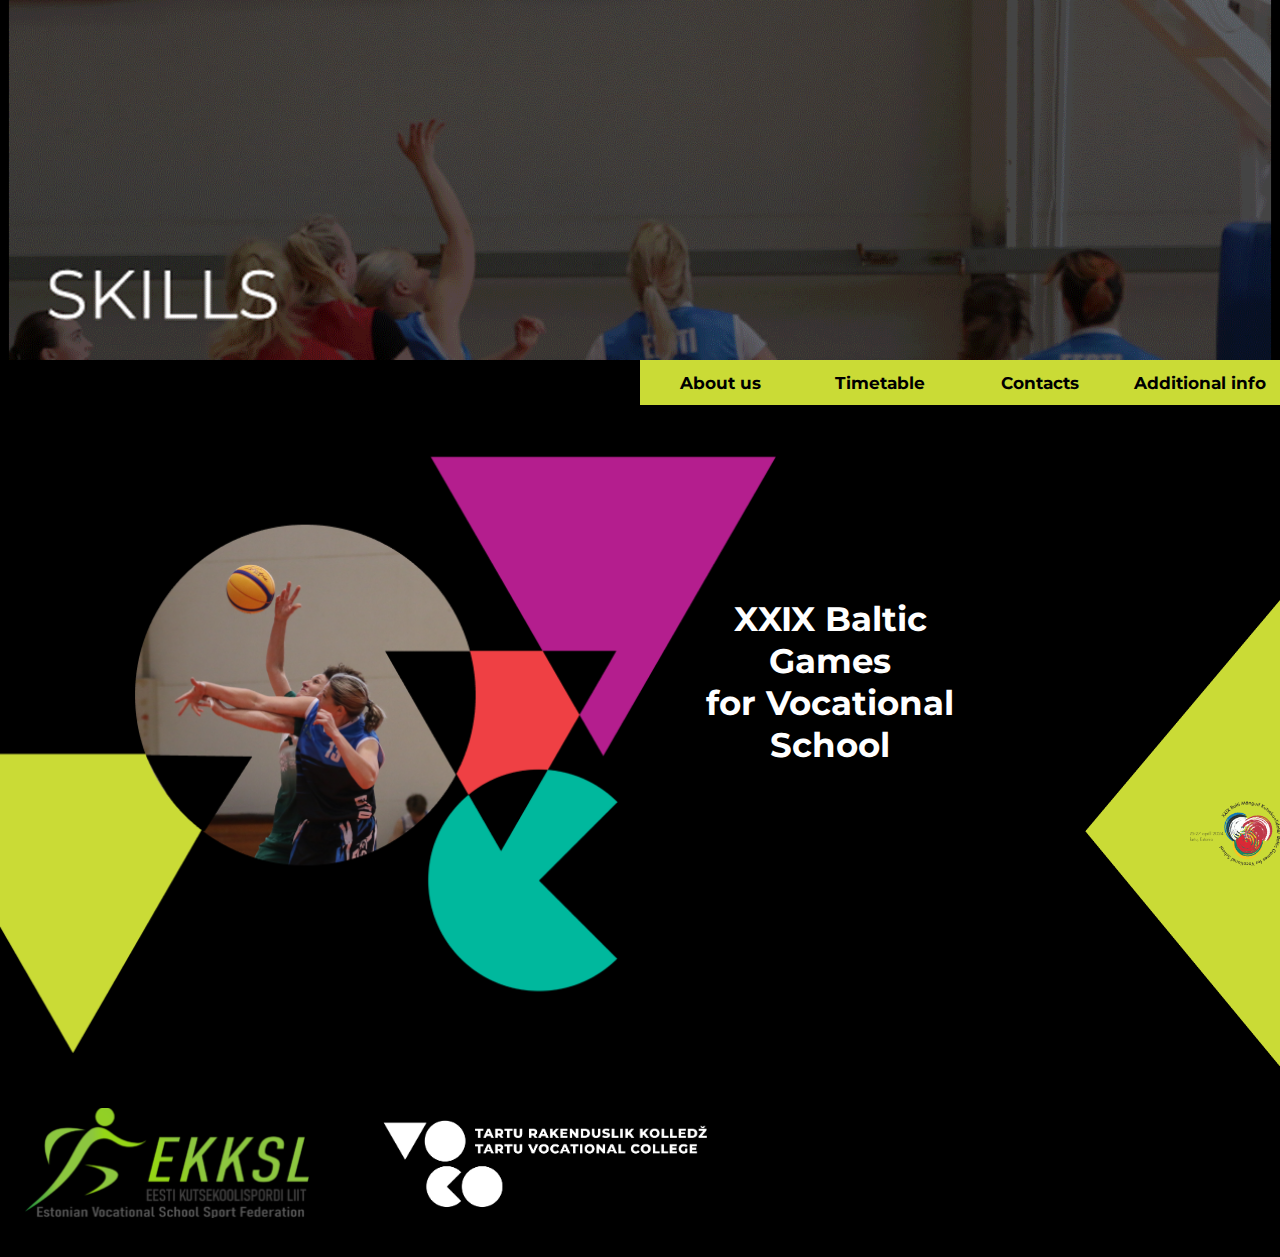
<file: index.html>
<!DOCTYPE html>
<html lang="et">
<head>
    <meta charset="UTF-8">
    <title>XXIX</title>
    <link rel="preconnect" href="https://fonts.googleapis.com">
    <link rel="preconnect" href="https://fonts.gstatic.com" crossorigin>
    <link href="https://fonts.googleapis.com/css2?family=Montserrat:ital,wght@0,100;0,200;0,300;0,400;0,500;0,600;0,700;0,800;0,900;1,100;1,200;1,300;1,400;1,500;1,600;1,700;1,800;1,900&display=swap" rel="stylesheet">
    <link rel="stylesheet" href="Style.css">
    <meta name="viewport" content="width=device-width, initial-scale=1.0">
</head>
<body>
<div>
    <div class="first">
    </div>
</div>
<div class="nav">
    <nav>
        <ul>
            <li><a href="AboutUs.html">About us</a></li>
            <li><a href="Timetable.html">Timetable</a></li>
            <li><a href="Contacts.html">Contacts</a></li>
            <li><a href="AdditionalInfo.html">Additional info</a> </li>
        </ul>
    </nav>
</div>
<div class="container0">
    <div class="container1">
        <div class="second"></div>
        <div class="third">
            <img src="img/ekkslpng.png">
            <img src="img/voco logo valge.png">
        </div>
    </div>
    <div class="container2">
        <div class="fourth">
            <h1>XXIX Baltic Games<br>
            for Vocational<br>
            School</h1>
        </div>
        <div class="fifth"></div>
    </div>
</div>
</body>
</html>
</file>
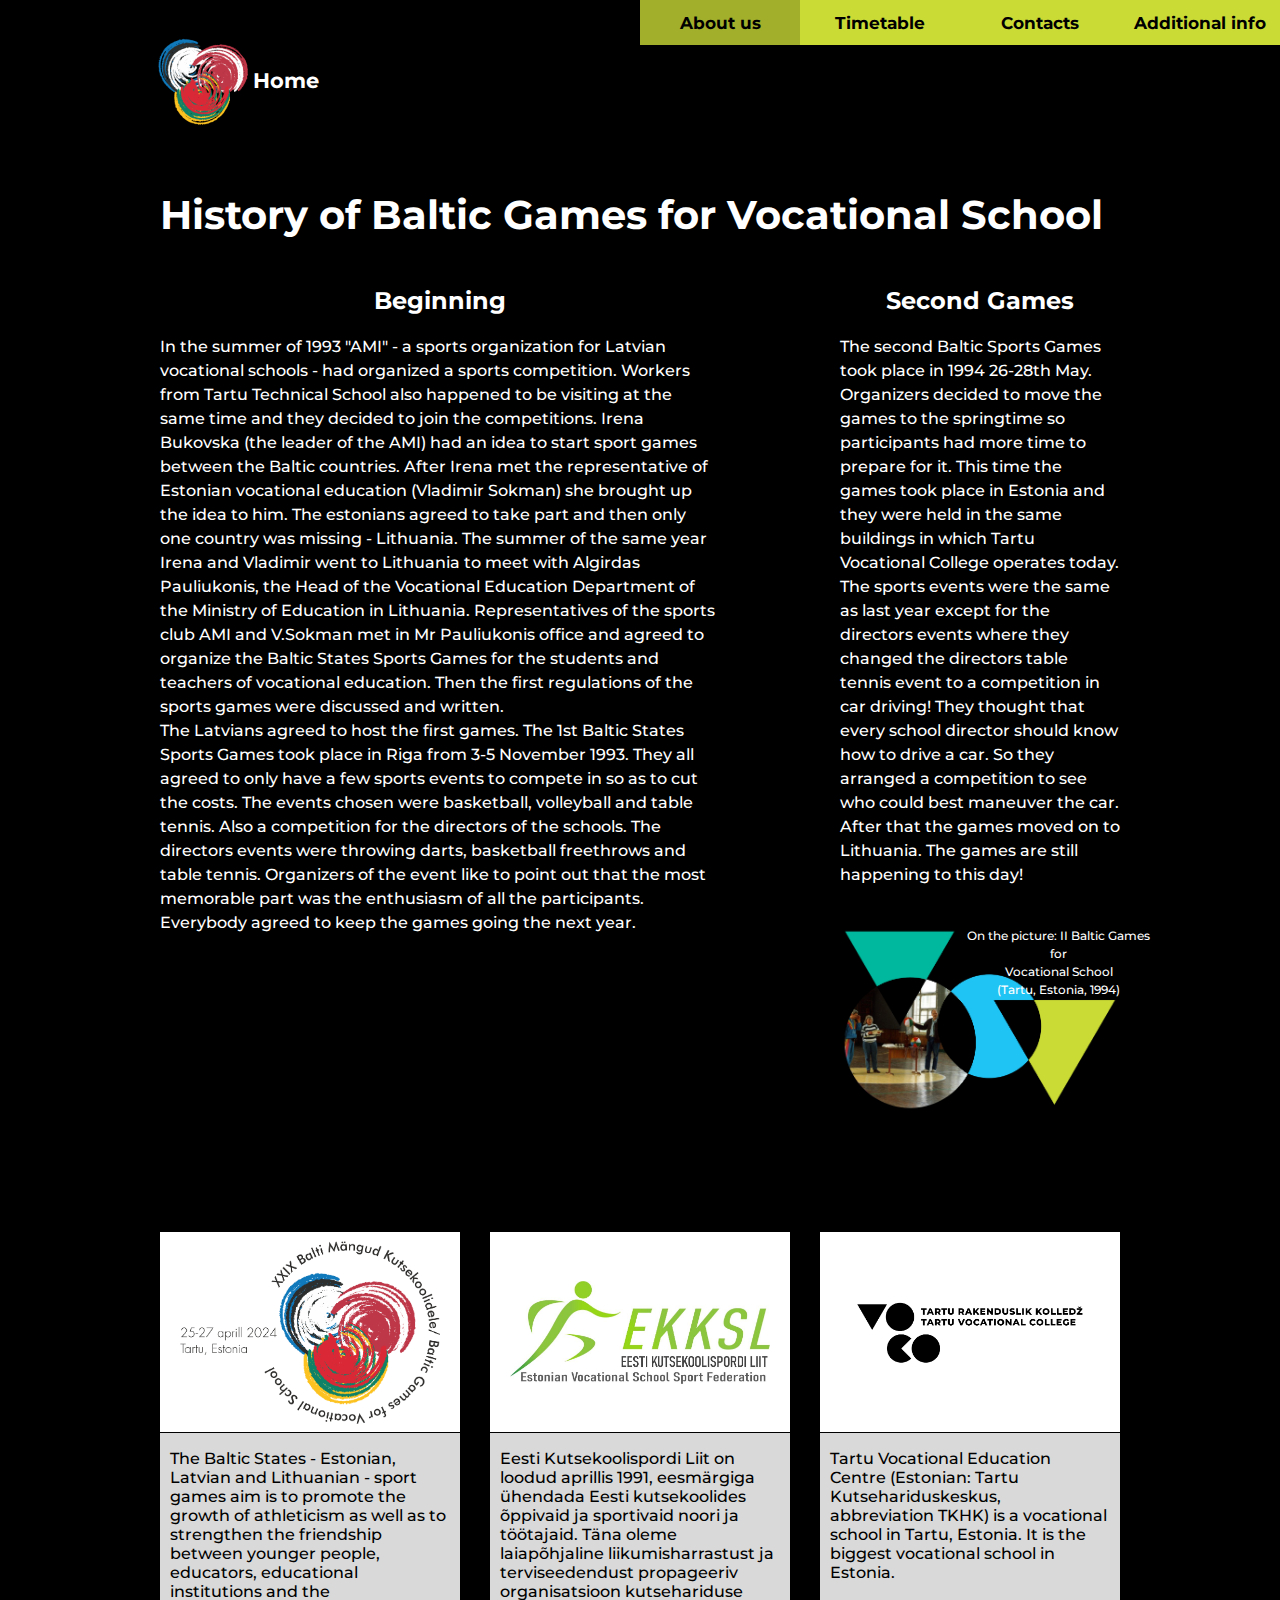
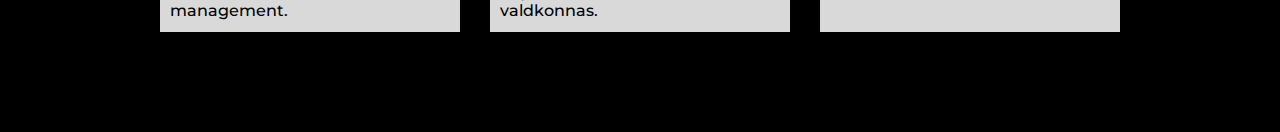
<file: AboutUs.html>
<!DOCTYPE html>
<html lang="et">
<head>
    <meta charset="UTF-8">
    <title>XXIX</title>
    <link rel="preconnect" href="https://fonts.googleapis.com">
    <link rel="preconnect" href="https://fonts.gstatic.com" crossorigin>
    <link href="https://fonts.googleapis.com/css2?family=Montserrat:ital,wght@0,100;0,200;0,300;0,400;0,500;0,600;0,700;0,800;0,900;1,100;1,200;1,300;1,400;1,500;1,600;1,700;1,800;1,900&display=swap" rel="stylesheet">
    <link rel="stylesheet" href="Style.css">
    <meta name="viewport" content="width=device-width, initial-scale=1.0">
</head>
<body>
    <div class="navbar-container">
        <header class="home-container">
            <a href="index.html">
                <img src="img/tekstita-logo.png">
                <h2>Home</h2>    
            </a>
        </header>
        <nav>
            <ul>
                <li><a class="active" href="AboutUs.html">About us</a></li>
                <li><a href="Timetable.html">Timetable</a></li>
                <li><a href="Contacts.html">Contacts</a></li>
                <li><a href="AdditionalInfo.html">Additional info</a> </li>
            </ul>
        </nav>
    </div>
    <div class="page-title">
        <h1>History of Baltic Games for Vocational School</h1>
    </div>
    <section class="section-container">
        <div class="column w-66 no-border f-16">
            <h2>Beginning</h2>
            <p>
            In the summer of 1993 "AMI" - a sports organization for Latvian vocational schools - had organized a sports competition. Workers from Tartu Technical School also happened to be visiting at the same time and they decided to join the competitions. Irena Bukovska (the leader of the AMI) had an idea to start sport games between the Baltic countries. After Irena met the representative of Estonian vocational education (Vladimir Sokman) she brought up the idea to him. The estonians agreed to take part and then only one country was missing - Lithuania. The summer of the same year Irena and Vladimir went to Lithuania to meet with Algirdas Pauliukonis, the Head of the Vocational Education Department of the Ministry of Education in Lithuania. Representatives of the sports club AMI and V.Sokman met in Mr Pauliukonis office and agreed to organize the Baltic States Sports Games for the students and teachers of vocational education. Then the first regulations of the sports games were discussed and written.<br>
            The Latvians agreed to host the first games. The 1st Baltic States Sports Games took place in Riga from 3-5 November 1993. They all agreed to only have a few sports events to compete in so as to cut the costs. The events chosen were basketball, volleyball and table tennis. Also a competition for the directors of the schools. The directors events were throwing darts, basketball freethrows and table tennis. Organizers of the event like to point out that the most memorable part was the enthusiasm of all the participants. Everybody agreed to keep the games going the next year.            
            </p>
        </div>
        <div class="column w-33 no-border f-16">
            <h2>Second Games</h2>
            <p>
            The second Baltic Sports Games took place in 1994 26-28th May. Organizers decided to move the games to the springtime so participants had more time to prepare for it. This time the games took place in Estonia and they were held in the same buildings in which Tartu Vocational College operates today. The sports events were the same as last year except for the directors events where they changed the directors table tennis event to a competition in car driving! They thought that every school director should know how to drive a car. So they arranged a competition to see who could best maneuver the car. After that the games moved on to Lithuania. The games are still happening to this day!
            </p>
            <div class="image-container">
               <img src="img/muster ja pilt.png">
               <div class="text-overlay">
                    <p class="f-12">On the picture: II Baltic Games<br>for<br>
                        Vocational School<br>
                       (Tartu, Estonia, 1994)</p>
               </div>
            </div>
        </div>
    </section>
    <section>
        <div class="company-container ml-60">
            <div class="company-image-container">
                <img src="img/baltimangud.png">
            </div>
            <div class="company-text">
                <p>
                    The Baltic States - Estonian, Latvian and Lithuanian - sport games aim is to promote the growth of athleticism as well as to strengthen the friendship between younger people, educators, educational institutions and the management.
                </p>
            </div>
        </div>
        <div class="company-container">
            <div class="company-image-container">
                <img src="img/EKKSL logo.jpg">
            </div>
            <div class="company-text">
                <p>
                    Eesti Kutsekoolispordi Liit on loodud aprillis 1991, eesmärgiga ühendada Eesti kutsekoolides õppivaid ja sportivaid noori ja töötajaid. Täna oleme laiapõhjaline liikumisharrastust ja terviseedendust propageeriv organisatsioon kutsehariduse valdkonnas.
                </p>
            </div>
        </div>
        <div class="company-container mr-60">
            <div class="company-image-container">
                <img src="img/vocologo.png">
            </div>
            <div class="company-text">
                <p>
                    Tartu Vocational Education Centre (Estonian: Tartu Kutsehariduskeskus, abbreviation TKHK) is a vocational school in Tartu, Estonia. It is the biggest vocational school in Estonia.
                </p>
            </div>
        </div>
    </section>
</body>
</html>
</file>
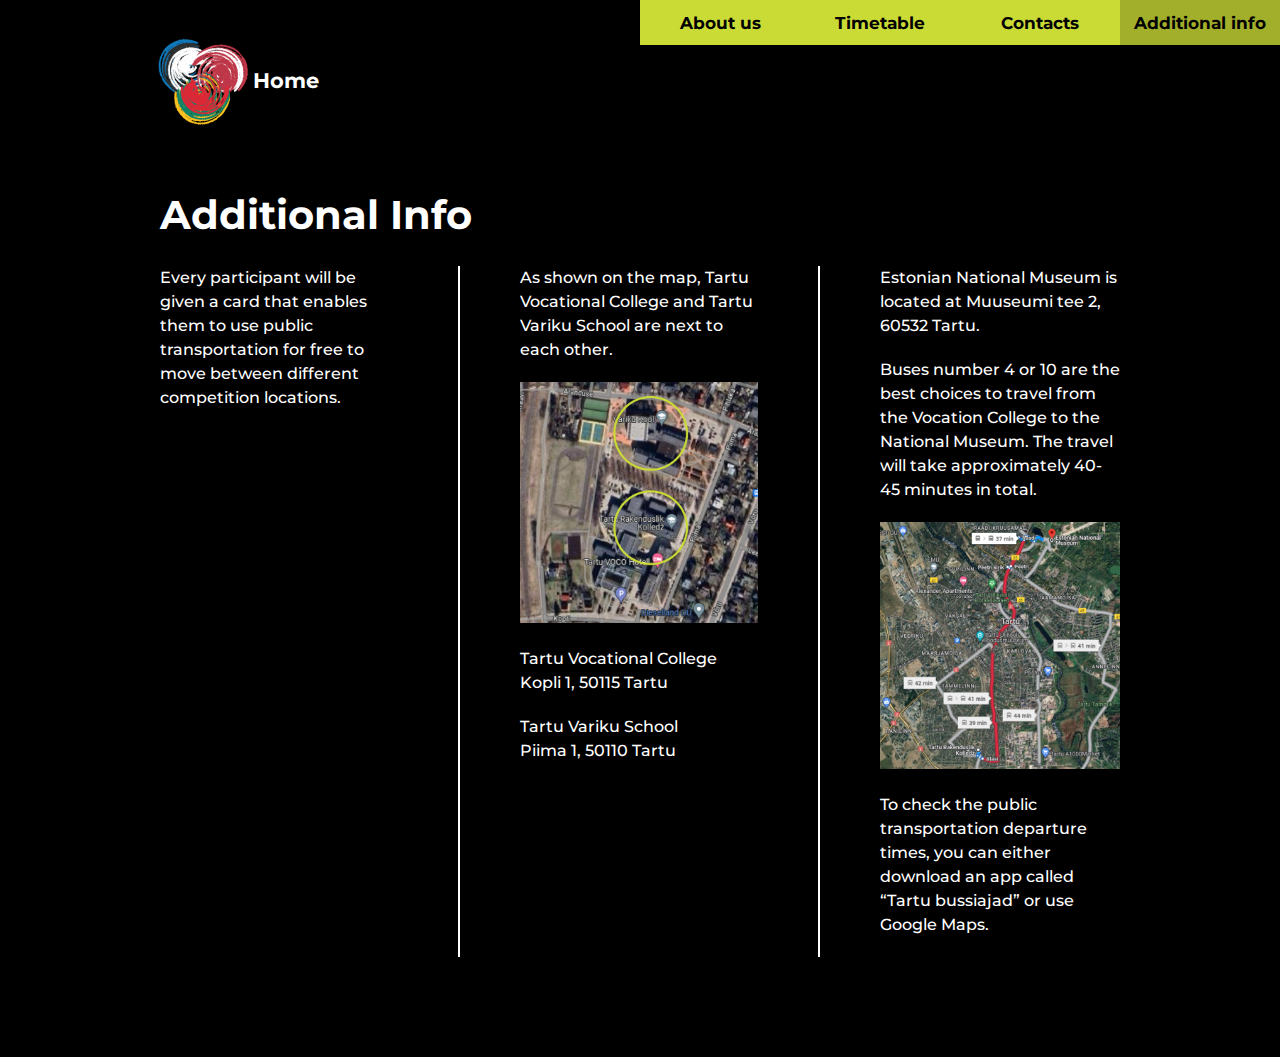
<file: AdditionalInfo.html>
<!DOCTYPE html>
<html lang="et">
<head>
    <meta charset="UTF-8">
    <title>XXIX</title>
    <link rel="preconnect" href="https://fonts.googleapis.com">
    <link rel="preconnect" href="https://fonts.gstatic.com" crossorigin>
    <link href="https://fonts.googleapis.com/css2?family=Montserrat:ital,wght@0,100;0,200;0,300;0,400;0,500;0,600;0,700;0,800;0,900;1,100;1,200;1,300;1,400;1,500;1,600;1,700;1,800;1,900&display=swap" rel="stylesheet">
    <link rel="stylesheet" href="Style.css">
    <meta name="viewport" content="width=device-width, initial-scale=1.0">
</head>
<body>
    <div class="navbar-container">
        <header class="home-container">
            <a href="index.html">
                <img src="img/tekstita-logo.png">
                <h2>Home</h2>    
            </a>
        </header>
        <nav>
            <ul>
                <li><a href="AboutUs.html">About us</a></li>
                <li><a href="Timetable.html">Timetable</a></li>
                <li><a href="Contacts.html">Contacts</a></li>
                <li><a class="active" href="AdditionalInfo.html">Additional info</a> </li>
            </ul>
        </nav>
    </div>
    <div class="page-title">
        <h1>Additional Info</h1>
    </div>
    <section class="f-16">
        <div class="column-container w-30">
            <div class="column">
                <p>Every participant will be given a card that enables them to use public transportation for free to move between different competition locations.</p>
            </div>
        </div>
        <div class="column-container w-30">
            <div class="column">
                <p>As shown on the map, Tartu Vocational College and Tartu Variku School are next to each other.</p>
                <img src="img/Voco map.png">
                <p>Tartu Vocational College<br>Kopli 1, 50115 Tartu</p>
                <p>Tartu Variku School<br>Piima 1, 50110 Tartu</p>
            </div>
        </div>
        <div class="column-container w-30">
            <div class="column no-border">
                <p>Estonian National Museum is located at Muuseumi tee 2, 60532 Tartu.</p>
                <p>Buses number 4 or 10 are the best choices to travel from the Vocation College to the National Museum. The travel will take approximately 40-45 minutes in total.</p>
                <img src="img/map.png">
                <p>To check the public transportation departure times, you can either download an app called “Tartu bussiajad” or use Google Maps.</p>
            </div>
        </div>
    </section>
</body>
</html>
</file>
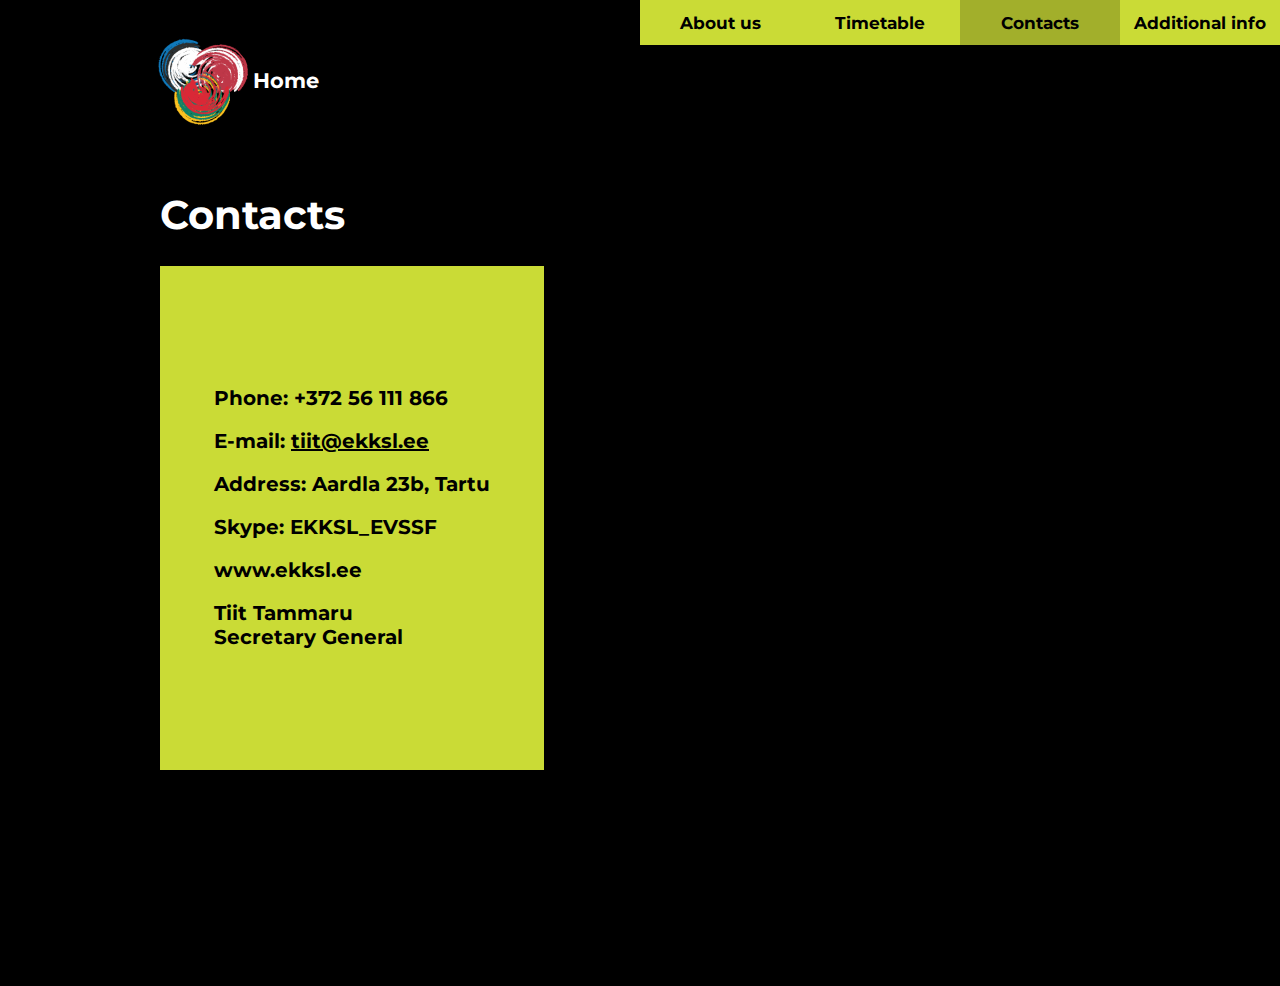
<file: Contacts.html>
<!DOCTYPE html>
<html lang="et">
<head>
    <meta charset="UTF-8">
    <title>XXIX</title>
    <link rel="preconnect" href="https://fonts.googleapis.com">
    <link rel="preconnect" href="https://fonts.gstatic.com" crossorigin>
    <link href="https://fonts.googleapis.com/css2?family=Montserrat:ital,wght@0,100;0,200;0,300;0,400;0,500;0,600;0,700;0,800;0,900;1,100;1,200;1,300;1,400;1,500;1,600;1,700;1,800;1,900&display=swap" rel="stylesheet">
    <link rel="stylesheet" href="Style.css">
    <meta name="viewport" content="width=device-width, initial-scale=1.0">
</head>
<body>
<div class="navbar-container">
    <header class="home-container">
        <a href="index.html">
            <img src="img/tekstita-logo.png">
            <h2>Home</h2>
        </a>
    </header>
    <nav>
        <ul>
            <li><a href="AboutUs.html">About us</a></li>
            <li><a href="Timetable.html">Timetable</a></li>
            <li><a class="active" href="Contacts.html">Contacts</a></li>
            <li><a href="AdditionalInfo.html">Additional info</a> </li>
        </ul>
    </nav>
</div>
<div class="page-title">
    <h1>Contacts</h1>
</div>
<div class="contactcontainer">
    <div class="Contacts">
        <div class="contacts-text">
            <p>Phone: +372 56 111 866</p><br>
            <p>E-mail: <u>tiit@ekksl.ee</u></p><br>
            <p>Address: Aardla 23b, Tartu</p><br>
            <p>Skype: EKKSL_EVSSF</p><br>
            <p>www.ekksl.ee</p><br>
            <p>Tiit Tammaru<br>
            Secretary General</p>
        </div>
    </div>
    <div class="map">
        <iframe src="https://www.google.com/maps/embed?pb=!1m18!1m12!1m3!1d954.2516459904881!2d26.71756380594066!3d58.355507411338365!2m3!1f0!2f0!3f0!3m2!1i1024!2i768!4f13.1!3m3!1m2!1s0x46eb3739939fdf43%3A0x524c0fd668601a6e!2sAardla%2023b%2C%2050110%20Tartu!5e0!3m2!1sen!2see!4v1705519295887!5m2!1sen!2see"
                width="100%"
                height="100%"
                style="border:0;"
                allowfullscreen=""
                loading="lazy"
                referrerpolicy="no-referrer-when-downgrade"></iframe>
    </div>
</div>
</body>
</html>
</file>
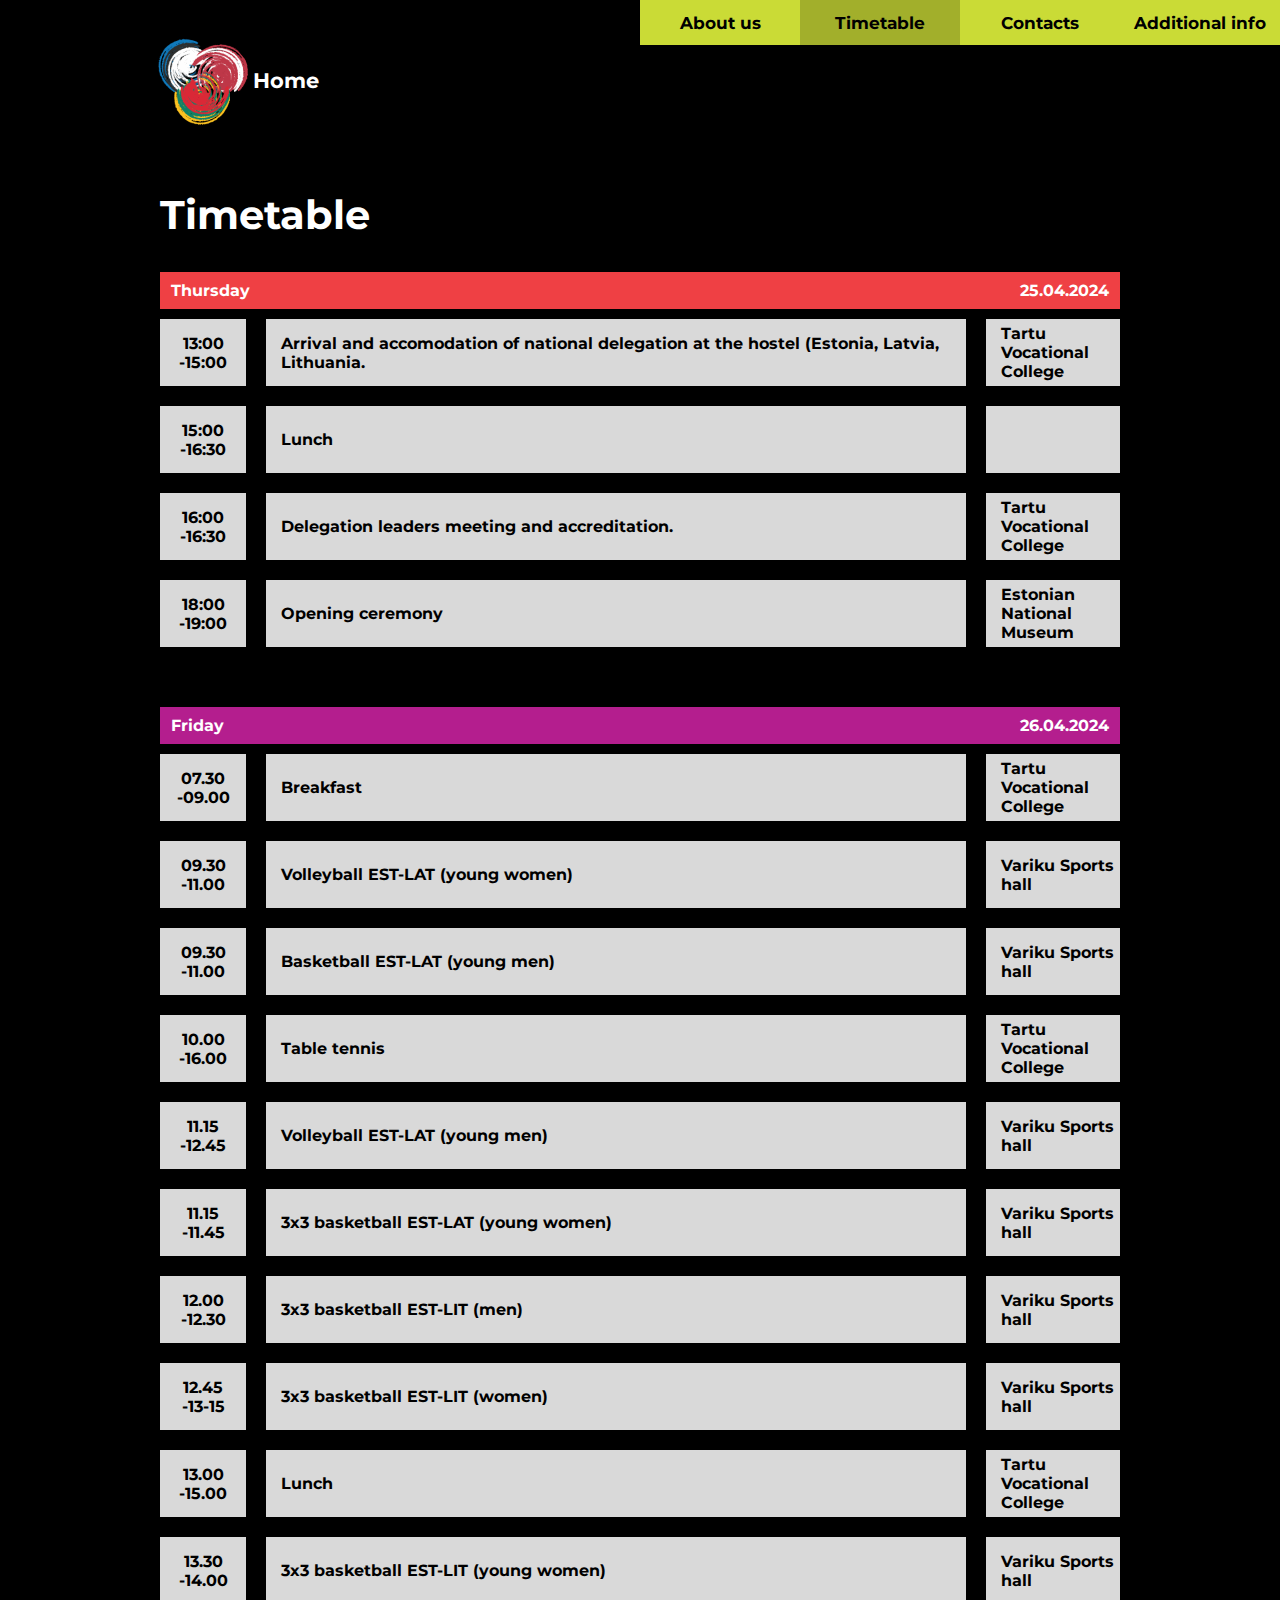
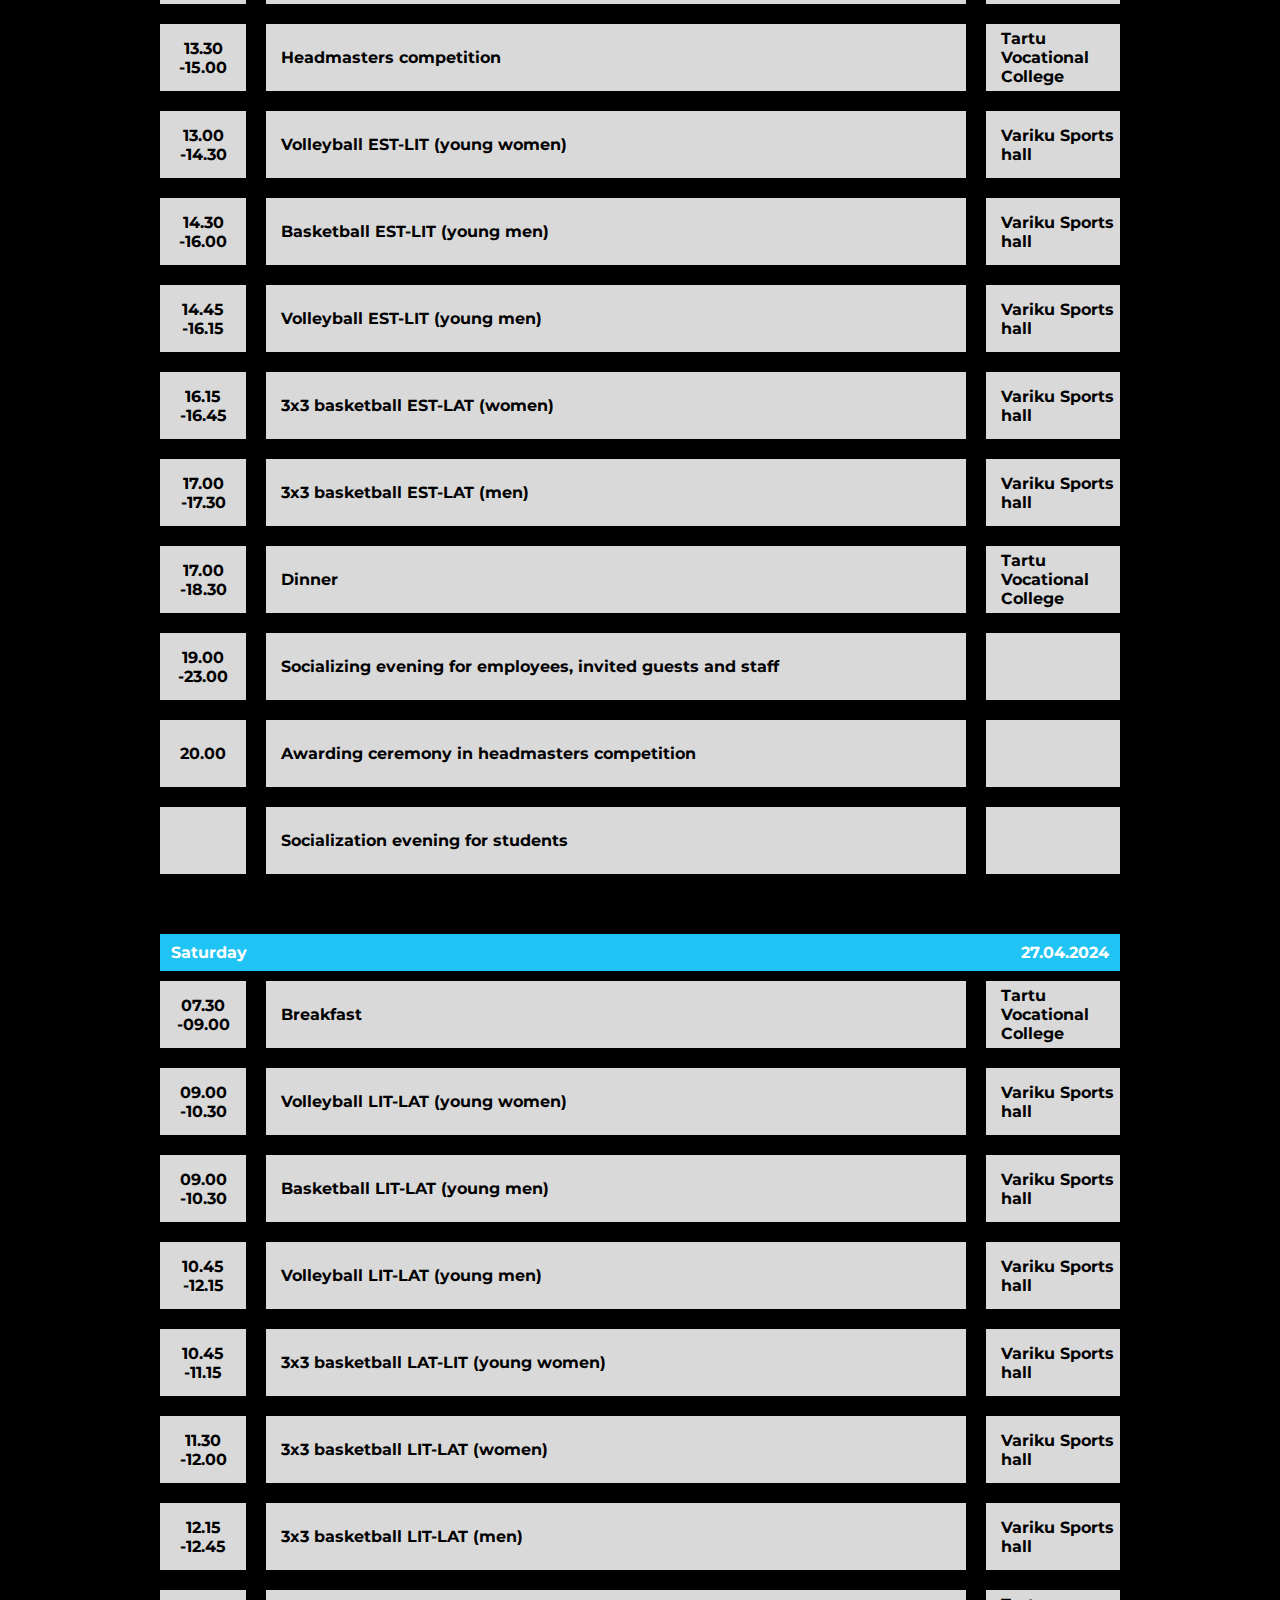
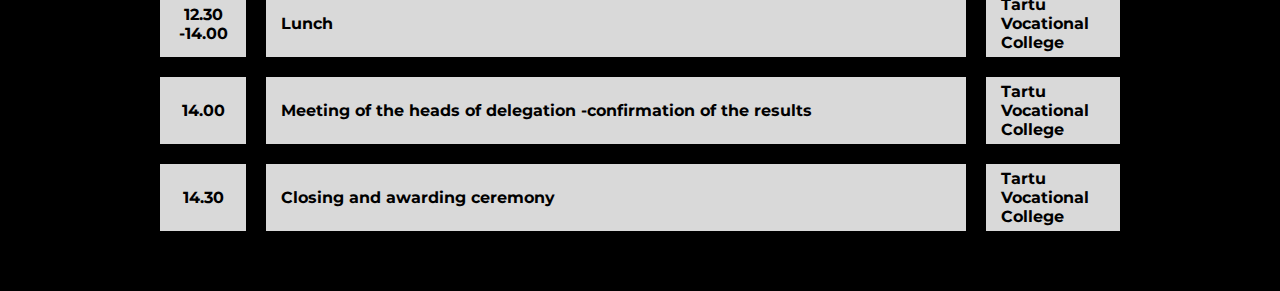
<file: Timetable.html>
<!DOCTYPE html>
<html lang="et">
<head>
    <meta charset="UTF-8">
    <title>XXIX</title>
    <link rel="preconnect" href="https://fonts.googleapis.com">
    <link rel="preconnect" href="https://fonts.gstatic.com" crossorigin>
    <link href="https://fonts.googleapis.com/css2?family=Montserrat:ital,wght@0,100;0,200;0,300;0,400;0,500;0,600;0,700;0,800;0,900;1,100;1,200;1,300;1,400;1,500;1,600;1,700;1,800;1,900&display=swap" rel="stylesheet">
    <link rel="stylesheet" href="Style.css">
    <meta name="viewport" content="width=device-width, initial-scale=1.0">
</head>
<body>
    <div class="navbar-container">
        <header class="home-container">
            <a href="index.html">
                <img src="img/tekstita-logo.png">
                <h2>Home</h2>    
            </a>
        </header>
        <nav>
            <ul>
                <li><a href="AboutUs.html">About us</a></li>
                <li><a class="active" href="Timetable.html">Timetable</a></li>
                <li><a href="Contacts.html">Contacts</a></li>
                <li><a href="AdditionalInfo.html">Additional info</a> </li>
            </ul>
        </nav>
    </div>
    <div class="page-title"><h2>Timetable</h2></div>


    <table>
        <thead>
        <tr>
            <th class="th1" colspan="3"><span class="left">Thursday</span><span class="right">25.04.2024</span> </th>
        </tr>
        </thead>
        <tbody>
        <tr>
            <td>13:00<br>-15:00</td>
            <td>Arrival and accomodation of national delegation at the hostel (Estonia, Latvia, Lithuania.</td>
            <td>Tartu Vocational College</td>
        </tr>
        <tr>
            <td>15:00<br>-16:30</td>
            <td>Lunch</td>
            <td></td>
        </tr>
        <tr>
            <td>16:00<br>-16:30</td>
            <td>Delegation leaders meeting and accreditation.</td>
            <td>Tartu Vocational College</td>
        </tr>
        <tr>
            <td>18:00<br>-19:00</td>
            <td>Opening ceremony</td>
            <td>Estonian National Museum</td>
        </tr>
        </tbody>
    </table>
    <table>
        <thead>
        <tr>
            <th class="th2" colspan="3"><span class="left">Friday</span><span class="right">26.04.2024</span> </th>
        </tr>
        </thead>
        <tbody>
        <tr>
            <td>07.30<br>-09.00</td>
            <td>Breakfast</td>
            <td>Tartu Vocational College</td>
        </tr>
        <tr>
            <td>09.30<br>-11.00</td>
            <td>Volleyball EST-LAT (young women)</td>
            <td>Variku Sports hall</td>
        </tr>
        <tr>
            <td>09.30<br>-11.00</td>
            <td>Basketball EST-LAT (young men)</td>
            <td>Variku Sports hall</td>
        </tr>
        <tr>
            <td>10.00<br>-16.00</td>
            <td>Table tennis</td>
            <td>Tartu Vocational College</td>
        <tr>
            <td>11.15<br>-12.45</td>
            <td>Volleyball EST-LAT (young men)</td>
            <td>Variku Sports hall</td>
        <tr>
            <td>11.15<br>-11.45</td>
            <td>3x3 basketball EST-LAT (young women)</td>
            <td>Variku Sports hall</td>
        <tr>
            <td>12.00<br>-12.30</td>
            <td>3x3 basketball EST-LIT (men)</td>
            <td>Variku Sports hall</td>
        <tr>
            <td>12.45<br>-13-15</td>
            <td>3x3  basketball EST-LIT (women)</td>
            <td>Variku Sports hall</td>
        <tr>
            <td>13.00<br>-15.00</td>
            <td>Lunch</td>
            <td>Tartu Vocational College</td>
        <tr>
            <td>13.30<br>-14.00</td>
            <td>3x3 basketball EST-LIT (young women)</td>
            <td>Variku Sports hall</td>
        <tr>
            <td>13.30<br>-15.00</td>
            <td>Headmasters competition</td>
            <td>Tartu Vocational College</td>
        <tr>
            <td>13.00<br>-14.30</td>
            <td>Volleyball EST-LIT (young women)</td>
            <td>Variku Sports hall</td>
        <tr>
            <td>14.30<br>-16.00</td>
            <td>Basketball EST-LIT (young men)</td>
            <td>Variku Sports hall</td>
        <tr>
            <td>14.45<br>-16.15</td>
            <td>Volleyball EST-LIT (young men)</td>
            <td>Variku Sports hall</td>
        <tr>
            <td>16.15<br>-16.45</td>
            <td>3x3 basketball EST-LAT (women)</td>
            <td>Variku Sports hall</td>
        <tr>
            <td>17.00<br>-17.30</td>
            <td>3x3 basketball EST-LAT (men)</td>
            <td>Variku Sports hall</td>
        <tr>
            <td>17.00 -18.30</td>
            <td>Dinner</td>
            <td>Tartu Vocational College</td>
        <tr>
            <td>19.00<br>-23.00</td>
            <td>Socializing evening for employees, invited guests and staff</td>
            <td></td>
        <tr>
            <td>20.00</td>
            <td>Awarding ceremony in headmasters competition</td>
            <td></td>
        <tr>
            <td></td>
            <td>Socialization evening for students</td>
            <td></td>
        </tr>
        </tbody>
    </table>
    <table>
        <thead>
        <tr>
            <th class="th3" colspan="3"><span class="left">Saturday</span><span class="right">27.04.2024</span> </th>
        </tr>
        </thead>
        <tbody>
        <tr>
            <td>07.30<br>-09.00</td>
            <td>Breakfast</td>
            <td>Tartu Vocational College</td>
        </tr>
        <tr>
            <td>09.00<br>-10.30</td>
            <td>Volleyball LIT-LAT (young women)</td>
            <td>Variku Sports hall</td>
        </tr>
        <tr>
            <td>09.00<br>-10.30</td>
            <td>Basketball LIT-LAT (young men)</td>
            <td>Variku Sports hall</td>
        </tr>
        <tr>
            <td>10.45<br>-12.15</td>
            <td>Volleyball LIT-LAT (young men)</td>
            <td>Variku Sports hall</td>
        </tr>
        <tr>
            <td>10.45<br>-11.15</td>
            <td>3x3 basketball LAT-LIT (young women)</td>
            <td>Variku Sports hall</td>
        </tr>
        <tr>
            <td>11.30<br>-12.00</td>
            <td>3x3 basketball LIT-LAT (women)</td>
            <td>Variku Sports hall</td>
        </tr>
        <tr>
            <td>12.15<br>-12.45</td>
            <td>3x3 basketball LIT-LAT (men)</td>
            <td>Variku Sports hall</td>
        </tr>
        <tr>
            <td>12.30<br>-14.00</td>
            <td>Lunch</td>
            <td>Tartu Vocational College</td>
        </tr>
        <tr>
            <td>14.00</td>
            <td>Meeting of the heads of delegation -confirmation of the results</td>
            <td>Tartu Vocational College</td>
        </tr>
        <tr>
            <td>14.30</td>
            <td>Closing and awarding ceremony</td>
            <td>Tartu Vocational College</td>
        </tr>
        </tbody>
    </table>

</body>
</html>
</file>
<file: Style.css>
body {
    background-color: black;
    margin: 0;
    padding: 0;
    font-family: 'Montserrat';
    height: 100vh;
}
h1, h2 {
    color: #fff;
    font-size: 40px;
}
/* divid */
.Contacts {
    display: flex;
    flex-direction: column;
    justify-content: center;
    align-items: center;
    background-color: #CADB36;
    width: 30%;
    height: 70%;
    margin-left: 160px;
    margin-right: 100px;
}
.Contacts p {
    font-size: 20px;
    color: black;
    margin: 0;
    font-weight: bold;
}
.map {
    flex: 1;
    margin-right: 160px;
    height: 70%;
    width: 100%;
}
.contactcontainer {
    display: flex;
    flex-direction: row;
    height: 80%;
    width: 100%;
}
/* home button */
.home-container {
    display: flex;
    align-items: center;
    height: 100px;
    padding-left: 150px;
    padding-top: 30px;
}
.home-container a {
    display:flex;
    align-items: center;
    text-decoration: none;
}
.home-container img {
    max-width: 100%;
    height: auto;
}
.home-container h2 {
    font-size: 21px;
    font-weight: 700;
}
section {
    display: flex;
    justify-content: space-between;
    padding-left: 100px;
    padding-right: 100px;
    padding-bottom: 100px;
}
.column-container {
    display: flex;
    flex: 1;
    flex-direction: column;
    box-sizing: border-box;
}
.w-30{
    width: 30%;
}
.w-33{
    width: 33%;
}
.w-66{
    width: 66%;
}
.f-20{
    font-size: 20px;
}
.f-16{
    font-size: 16px;
}
.f-12{
    font-size: 12px;
}
.ml-60{
    margin-left: 60px;
}
.mr-60{
    margin-right: 60px;
}
.column {
    border-right: 2px solid #fff;
    padding-right: 60px;
    padding-left: 60px;
    height: 100%;
}
.page-title {
    padding-left: 160px;
    margin: 0;
}
.first{
    background-image: url("img/bänner.png");
    background-size: cover;
    background-position-y: bottom;
    background-position-x: left;
    background-repeat: no-repeat;
    width: 100%;
    height: 40vh;
}
.second{
    background-image: url("img/pilt ja musterPõhipilt.png");
    background-size: contain;
    background-position: left;
    background-repeat: no-repeat;
    width: 100%;
    height: 100%;
}
.third {
    display: flex;
    box-sizing: border-box;
    width: 38%;
}
.third img {
    width: 100%;
    height: auto;
    display: block;
    margin: auto;
    padding: 25px;
}
.fourth {
    background-image: url("img/Polygon 1.png");
    background-size: 100% 100%;
    background-position: center;
    background-repeat: no-repeat;
    width: 65%;
    height: 100%;
    margin-left: auto;
    flex: 1;
}
.fourth h1 {
    position: absolute;
    width: 300px;
    font-size: 34px;
    margin-top: 0;
    right: 300px;
    text-align: center;
}
.fifth {
    background-image: url("img/logo2024 1Mängudelogo.png");
    background-size: contain;
    background-position: center;
    background-repeat: no-repeat;
    width: 30%;
    height: 30%;
    position: absolute;
    left: 70%;
    bottom: 35%; /* Adjust as needed to position the second image */
}
nav{
    display: flex;
    color: black;
    background-color: #CADB36;
    align-items: center;
    width: 50% ;
    box-sizing: border-box;
    margin-left: auto;
    height: 5vh;
}
nav a{
    display: flex;
    align-items: center;
    justify-content: center;
    text-align: center;
    text-decoration: none;
    color: black;
    box-sizing: border-box;
    height: 100%;
    width: 100%;
}
nav a:hover{
    background-color: #A2AF2B;
}
.active{
    background-color: #A2AF2B;
}
.navbar-container{
    display: flex;
    margin-bottom: 60px;
}
ul {
    list-style-type: none;
    display: flex;
    flex: 1;
    justify-content: space-between;
    margin: 0;
    padding: 0;
    height: 100%;
}
li {
    display: flex;
    flex: 1;
    font-size: 17px;
    font-weight: bold;
}
.column h2 {
    text-align: center;
    font-size: 24px;
    font-style: normal;
    font-weight: 700;
    line-height: normal;
}
.column p {
    color: #FFF;
    font-family: 'Montserrat';
    font-style: normal;
    font-weight: 500;
    line-height: 1.5em; 
    margin-top: 0;
    margin-bottom: 20px;
}
.column img {
    margin-bottom: 20px;
    max-width:100%;
    height: auto;
}
.container0{
    height: 70%;
    display: flex;
    margin-top: 35px;
}
.container1{
    height: 100%;
    margin-right: auto;

}
.container2{
    height: 75%;
    width: 100%;
    margin-left: auto;
    margin-top: auto;
    position: relative;
}

.no-border {
    border: none;
}
/* table */
table {
    border-spacing: 0;
    padding-bottom: 50px;
    padding-left: 160px;
    padding-right: 160px;
    width: -webkit-fill-available;
}
.th1 {
    background-color: #EF4044;
    height: 35px;
    color: #FFFFFF;
}
.th2 {
    background-color: #B41E8E;
    height: 35px;
    color: #FFFFFF;
}
.th3 {
    background-color: #20C4F4;
    height: 35px;
    color: #FFFFFF;
}
th span.left {
    float: left;
    text-align: left;
    padding-left: 10px;
}

th span.right {
    float: right;
    text-align: right;
    padding-right: 10px;
}
td:nth-child(1){
    width: 10%;
    height: 65px;
    background-color: #D9D9D9;
    border: 10px solid black;
    color: black;
    font-weight: bold;
    text-align: center;
    border-left: none;
}
td:nth-child(2){
    width: 75%;
    background-color: #D9D9D9;
    border: 10px solid black;
    color: black;
    font-weight: bold;
    padding-left: 15px;
    text-align: left;
}
td:nth-child(3){
    width: 15%;
    background-color: #D9D9D9;
    border: 10px solid black;
    color: black;
    font-weight: bold;
    padding-left: 15px;
    text-align: left;
    border-right: none;
}
.image-container {
    position: relative;
    width: 100%;
    max-width: 800px;
    margin: auto;
    margin-top: 40px;
}

.image-container img{
    width: 100%;
    height: auto;
    display: block;
}

.text-overlay {
    position: absolute;
    top: 0px;
    right: -30px;
    text-align: center;
}

.company-container {
    display: flex;
    flex-wrap: wrap;
    justify-content: center;
    width: 300px;
    height: 400px;
    box-sizing: border-box;
}

.company-image-container {
    display: flex;
    box-sizing: border-box;
    height: 200px;
    background-color: #fff;
    padding-left: 20px;
    padding-right: 20px;
}

.company-container img {
    background-color: #FFF;
    width: 100%;
    height: auto;
    display: block;
    margin: auto;
}

.company-text {
    background-color: #D9D9D9;
    box-sizing: border-box;
    height: 200px;
    border-top: 1px solid black;
    padding-left: 10px;
    padding-right: 10px;
    font-weight: 500;
}

@media (max-width: 1000px) {
    nav {
        width: 100%;
    }
    .fifth {
        display: none;
    }
    .fourth {
        margin-left: 0px;
        background-image: none;
    }
    .fourth h1 {
        position: static;
    }
}
</file>
